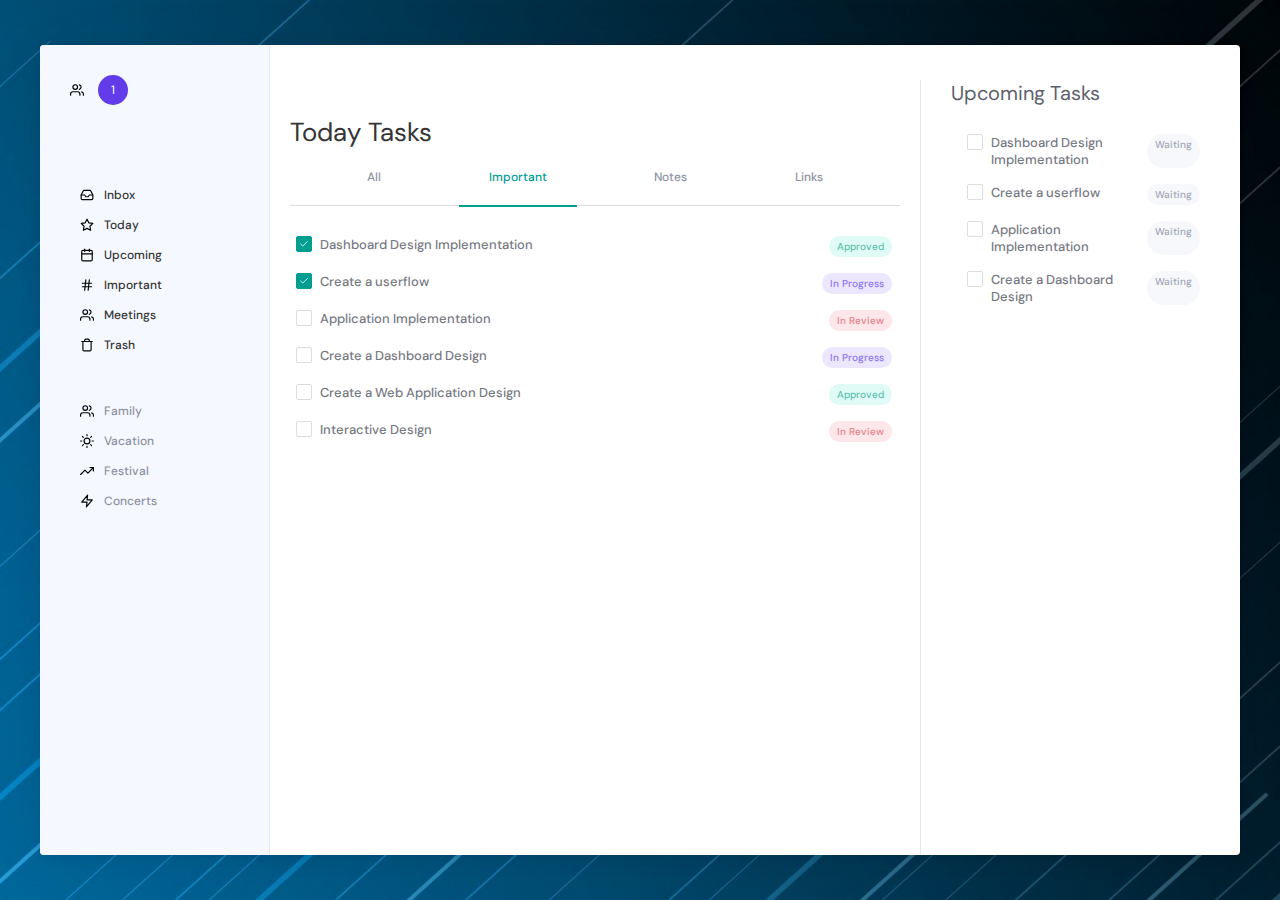
<file: task/index.html>
<!DOCTYPE html>
<html lang="en">
  <head>
    <meta charset="UTF-8" />
    <meta http-equiv="X-UA-Compatible" content="IE=edge" />
    <meta name="viewport" content="width=device-width, initial-scale=1.0" />
    <title>Task Management Dashboard UI</title>
    <link rel="stylesheet" href="index.css" />
  </head>
  <body>
    <div class="task-manager">
      <!-- left bar starts -->
      <div class="left-bar">
        <div class="upper-part">
          <div class="top-part">
            <img class="feather feather-users" src="svg/users.svg" alt=""/>
            <div class="count">1</div>
          </div>
        </div>

        <!-- left content starts -->
        <div class="left-content">
          <ul class="action-list">
            <li class="item">
              <img class="feather feather-inbox" src="svg/inbox.svg" alt="" />
              <span>Inbox</span>
            </li>
            <li class="item">
              <img class="feather feather-star" src="svg/star.svg" alt="" />
              <span> Today</span>
            </li>
            <li class="item">
              <img class="feather feather-calendar" src="svg/calender.svg" alt="" />
              <span>Upcoming</span>
            </li>
            <li class="item">
              <img class="feather feather-hash" src="svg/hash.svg" alt="" />
              <span>Important</span>
            </li>
            <li class="item">
              <img class="feather feather-users" src="svg/users.svg" alt="" />
              <span>Meetings</span>
            </li>
            <li class="item">
              <img class="feather feather-trash" src="svg/trash.svg" alt="" />
              <span>Trash</span>
            </li>
          </ul>

          <ul class="category-list">
            <li class="item">
              <img class="feather feather-users" src="svg/users.svg" alt="" />
              <span>Family</span>
            </li>
            <li class="item">
              <img class="feather feather-sun" src="svg/sun.svg" alt="" />
              <span>Vacation</span>
            </li>
            <li class="item">
              <img class="feather feather-trending-up" src="svg/trending.svg" alt="" />
              <span>Festival</span>
            </li>
            <li class="item">
              <img class="feather feather-zap" src="svg/zap.svg" alt="" />
              <span>Concerts</span>
            </li>
          </ul>
        </div>
        <!-- left content ends -->
      </div>
      <!--  -->
      <!-- left bar ends -->

      <!-- page content starts -->
      <div class="page-content">
        <div class="header">Today Tasks</div>
        <!-- contnet categories starts -->
        <div class="content-categories">
          <div class="label-wrapper">
            <input class="nav-item" name="nav" type="radio" id="opt-1" />
            <label class="category" for="opt-1">All</label>
          </div>
          <div class="label-wrapper">
            <input class="nav-item" name="nav" type="radio" id="opt-2" checked />
            <label class="category" for="opt-2">Important</label>
          </div>
          <div class="label-wrapper">
            <input class="nav-item" name="nav" type="radio" id="opt-3" />
            <label class="category" for="opt-3">Notes</label>
          </div>
          <div class="label-wrapper">
            <input class="nav-item" name="nav" type="radio" id="opt-4" />
            <label class="category" for="opt-4">Links</label>
          </div>
        </div>
        <!--  -->
        <!-- contemt categories ends -->
        <!-- tasks wrapper starts -->
        <div class="tasks-wrapper">
          <div class="task">
            <input class="task-item" name="task" type="checkbox" id="item-1" checked />
            <label for="item-1">
              <span class="label-text">Dashboard Design Implementation</span>
            </label>
            <span class="tag approved">Approved</span>
          </div>
          <div class="task">
            <input class="task-item" name="task" type="checkbox" id="item-2" checked />
            <label for="item-2">
              <span class="label-text">Create a userflow</span>
            </label>
            <span class="tag progress">In Progress</span>
          </div>
          <div class="task">
            <input class="task-item" name="task" type="checkbox" id="item-3" />
            <label for="item-3">
              <span class="label-text">Application Implementation</span>
            </label>
            <span class="tag review">In Review</span>
          </div>
          <div class="task">
            <input class="task-item" name="task" type="checkbox" id="item-4" />
            <label for="item-4">
              <span class="label-text">Create a Dashboard Design</span>
            </label>
            <span class="tag progress">In Progress</span>
          </div>
          <div class="task">
            <input class="task-item" name="task" type="checkbox" id="item-5" />
            <label for="item-5">
              <span class="label-text">Create a Web Application Design</span>
            </label>
            <span class="tag approved">Approved</span>
          </div>
          <div class="task">
            <input class="task-item" name="task" type="checkbox" id="item-6" />
            <label for="item-6">
              <span class="label-text">Interactive Design</span>
            </label>
            <span class="tag review">In Review</span>
          </div>
        </div>
        <!-- tasks wrapper ends -->
      </div>
      <!--  -->
      <!-- page content ends -->

     <!-- right bar starts -->
<div class="right-bar">
  <div class="header">Upcoming Tasks</div>
  <div class="right-content">
    <div class="task">
      <input class="task-item" name="task" type="checkbox" id="item-7" />
      <label for="item-7">
        <span class="label-text">Dashboard Design Implementation</span>
      </label>
      <span class="tag waiting">Waiting</span>
    </div>
    <div class="task">
      <input class="task-item" name="task" type="checkbox" id="item-8" />
      <label for="item-8">
        <span class="label-text">Create a userflow</span>
      </label>
      <span class="tag waiting">Waiting</span>
    </div>
    <div class="task">
      <input class="task-item" name="task"type="checkbox" id="item-9" />
      <label for="item-9">
        <span class="label-text">Application Implementation</span>
      </label>
      <span class="tag waiting">Waiting</span>
    </div>
    <div class="task">
      <input class="task-item" name="task" type="checkbox" id="item-10" />
      <label for="item-10">
        <span class="label-text">Create a Dashboard Design</span>
      </label>
      <span class="tag waiting">Waiting</span>
    </div>
  </div>
</div>
<!-- right bar ends -->
    </div>
  </body>
</html>
</file>
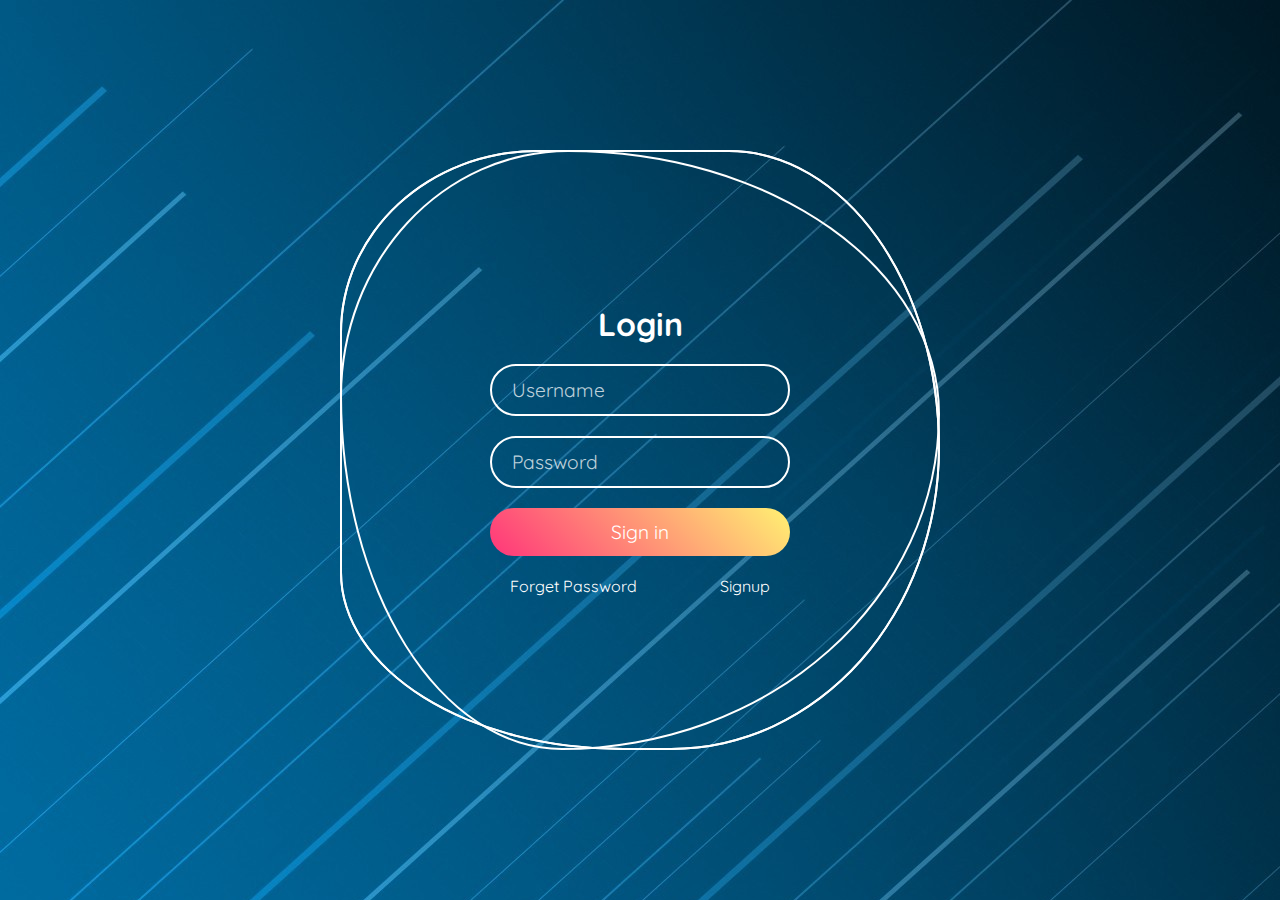
<file: task/Login.html>
<!DOCTYPE html>
<html lang="en">
<head>
  <meta charset="UTF-8">
  <meta name="viewport" content="width=device-width, initial-scale=1.0">
  <title>Login Page</title>
  <link rel="stylesheet" href="styles.css">
</head>
<body>
  <!--ring div starts here-->
  <div class="ring">
    <i style="--clr:#00ff0a;"></i>
    <i style="--clr:#ff0057;"></i>
    <i style="--clr:#fffd44;"></i>
    <div class="login">
      <h2>Login</h2>
      <div class="inputBx">
        <input type="text" placeholder="Username">
      </div>
      <div class="inputBx">
        <input type="password" placeholder="Password">
      </div>
      <div class="inputBx">
        <input type="submit" value="Sign in">
      </div>
      <div class="links">
        <a href="#">Forget Password</a>
        <a href="signup.html">Signup</a>
      </div>
    </div>
  </div>
  <!--ring div ends here-->
</body>
</html>
</file>
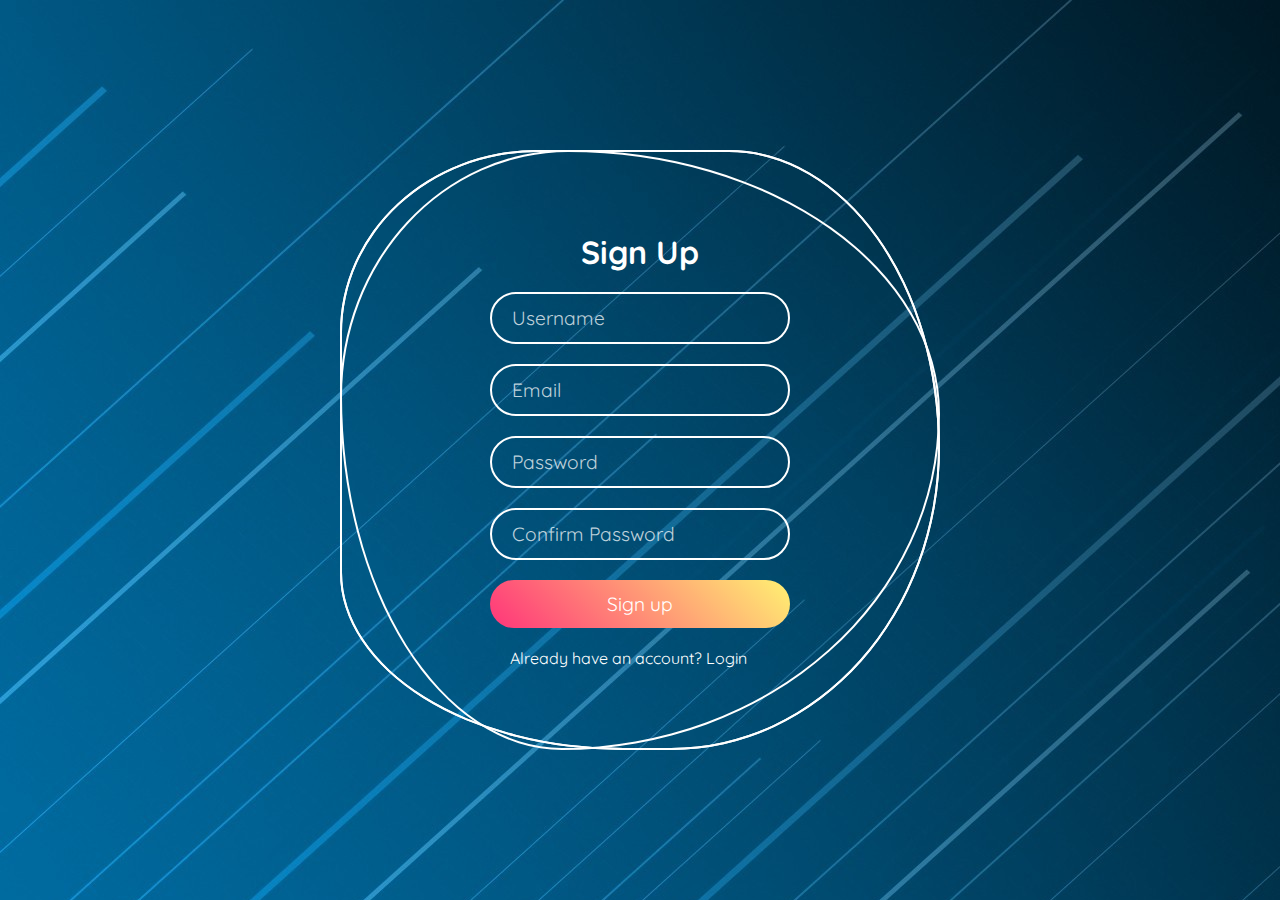
<file: task/signup.html>
<!DOCTYPE html>
<html lang="en">
<head>
  <meta charset="UTF-8">
  <meta name="viewport" content="width=device-width, initial-scale=1.0">
  <title>Signup Page</title>
  <link rel="stylesheet" href="styles.css">
</head>
<body>
  <!--ring div starts here-->
  <div class="ring">
    <i style="--clr:#00ff0a;"></i>
    <i style="--clr:#ff0057;"></i>
    <i style="--clr:#fffd44;"></i>
    <div class="login">
      <h2>Sign Up</h2>
      <div class="inputBx">
        <input type="text" placeholder="Username">
      </div>
      <div class="inputBx">
        <input type="email" placeholder="Email">
      </div>
      <div class="inputBx">
        <input type="password" placeholder="Password">
      </div>
      <div class="inputBx">
        <input type="password" placeholder="Confirm Password">
      </div>
      <div class="inputBx">
        <input type="submit" value="Sign up">
      </div>
      <div class="links">
        <a href="login.html">Already have an account? Login</a>
      </div>
    </div>
  </div>
  <!--ring div ends here-->
</body>
</html>
</file>
<file: task/index.css>
@import url('https://fonts.googleapis.com/css2?family=DM+Sans:wght@400;500;700&display=swap');

* {
  box-sizing: border-box;
  outline: none;
}
:root {
  --bg-color: #f5f8ff;
  --main-color: #353536;
  --secondary-color: #8e92a4;
  --main-text-color: #5d606b;
  --secondary-dark-color: #9496a5;
  --tag-color-one: #e0fbf6;
  --tag-color-text-one: #58c2a9;
  --tag-color-two: #ece7fe;
  --tag-color-text-two: #8972f3;
  --tag-color-three: #fde7ea;
  --tag-color-text-three: #e77f89;
  --tag-color-four: #f7f8fc;
  --tag-color-text-four: #a0a6b5;
  --checkbox-color: #009e90;
  --button-color: #49beb7;
  --box-color: #fff1d6;
  --box-color-2: #d3e6ff;
  --box-color-3: #ffd9d9;
  --box-color-4: #daffe5;
  --task-color: #777982;
}

body {
  margin: 0;
  justify-content: center;
  flex-direction: column;
  overflow: auto;
  width: 100%;
  height: 100vh;
  padding: 20px;
  font-family: 'DM Sans', sans-serif;
  font-size: 12px;
  background-image: url('images/background.jpg');
  background-size: cover;
  background-repeat: no-repeat;
  background-position: center;
}

ul {
  list-style-type: none;
  padding: 0;
}

.task-manager {
  display: flex;
  justify-content: space-between;
  width: 100%;
  max-width: 1200px;
  height: 90vh;
  max-height: 900px;
  background: #fff;
  border-radius: 4px;
  box-shadow: 0 0.3px 2.2px rgba(0, 0, 0, 0.011), 0 0.7px 5.3px rgba(0, 0,0, 0.016),
    0 1.3px 10px rgba(0, 0, 0, 0.02), 0 2.2px 17.9px rgba(0, 0, 0, 0.024),
    0 4.2px 33.4px rgba(0, 0, 0, 0.029), 0 10px 80px rgba(0, 0, 0, 0.04);
  overflow: hidden;
}

.left-bar {
  background-color: var(--bg-color);
  width: 230px;
  border-right: 1px solid #e3e7f7;
  position: relative;
}

.top-part .count {
  font-size: 12px;
  border-radius: 50%;
  width: 30px;
  height: 30px;
  background-color: #623ce8;
  color: #fff;
  justify-content: center;
}


.left-content {
  padding: 40px;
}
.item {
  color: var(--main-color);
  margin-bottom: 14px;
  font-weight: 500;
}


.item img {
  width: 14px;
  height: 14px;
  color: currentcolor;
  margin-right: 10px;
}

.category-list {
  margin-top: 50px;
}
.category-list .item {
  color: var(--secondary-color);
}
.actions {
  padding: 12px;
  display: flex;
  justify-content: space-between;
}


/*  */

.page-content {
  display: flex;
  flex-direction: column;
  flex: 1;
  padding: 40px 20px 0 20px;
}

.page-content .header {
  font-size: 26px;
  color: var(--main-color);
  margin-top: 30px;
}

.content-categories {
  display: flex;
  justify-content: space-evenly;
  width: 100%;
  border-bottom: 1px solid #ddd;
  padding: 20px 0;
}

.nav-item {
  display: none;
}

.category {
  font-weight: 500;
  color: var(--secondary-color);
  border-bottom: 1px solid #ddd;
  transition: 0.4s ease-in;
  padding: 20px 30px;
  cursor: pointer;
}

#opt-1:checked + label,
#opt-2:checked + label,
#opt-3:checked + label,
#opt-4:checked + label {
  color: var(--checkbox-color);
  border-bottom: 2px solid var(--checkbox-color);
}

/*  */

.task-item {
  display: none;
}
.tasks-wrapper {
  padding: 30px 0;
  flex: 1;
  overflow-y: auto;
  height: 100%;
  padding-right: 8px;
}

.task {
  display: flex;
  justify-content: space-between;
  position: relative;
  margin-bottom: 16px;
  padding-left: 30px;
  color: var(--task-color);
  font-size: 13px;
  font-weight: 500;
}
.task:hover {
  transform: translatex(2px);
}
.task label {
  cursor: pointer;
}
label .label-text {
  position: relative;
}
label .label-text:before {
  content: '';
  position: absolute;
  width: 14px;
  height: 14px;
  border: 1px solid #ddd;
  border-radius: 2px;
  left: -24px;
  transition: 0.2s ease;
}

.task-item:checked + label .label-text:before {
  background-color: var(--checkbox-color);
  border: none;
  background-image: url('svg/check.svg');background-repeat: no-repeat;
  background-size: 10px;
  background-position: center;
  border: 1px solid var(--checkbox-color);
}
.tag {
  font-size: 10px;
  padding: 4px 8px;
  border-radius: 20px;
}
.tag.approved {
  background-color: var(--tag-color-one);
  color: var(--tag-color-text-one);
}
.tag.progress {
  background-color: var(--tag-color-two);
  color: var(--tag-color-text-two);
}
.tag.review {
  background-color: var(--tag-color-three);
  color: var(--tag-color-text-three);
}
.tag.waiting {
  background-color: var(--tag-color-four);
  color: var(--tag-color-text-four);
}

.upcoming {
  border-bottom: 1px solid #ddd;
  padding-bottom: 30px;
  margin-bottom: 30px;
}
/*  */

.members {
  display: flex;
  margin-top: 14px;
}
.members img {
  border-radius: 50%;
  width: 30px;
  height: 30px;
  margin-right: 4px;
  object-fit: cover;
}

.right-bar {
  margin-top: 35px;
  width: 320px;
  border-left: 1px solid #e3e7f7;
  display: flex;
  flex-direction: column;
}

.right-bar .header {
  font-size: 20px;
  color: var(--main-text-color);
  margin-left: 30px;
}
.top-part {
  padding: 30px;
  align-self: flex-end;
}
.top-part img {
  width: 14px;
  height: 14px;
  color: var(--main-color);
  margin-right: 14px;
}


.right-content {
  margin-top: 18px;
  padding: 10px 40px;
  overflow-y: auto;
  flex: 1;
}
.task-box {
  position: relative;
  border-radius: 12px;
  width: 100%;
  margin: 20px 0;
  padding: 16px;
  cursor: pointer;
  box-shadow: 2px 2px 4px 0px rgba(235, 235, 235, 1);
}
.task-box:hover {
  transform: scale(1.02);
}
.time {
  margin-bottom: 6px;
  opacity: 0.4;
  font-size: 10px;
}

body,
.item,
.top-part,
.top-part 

.count {
  display: flex;
  align-items: center;
}

.task-name {
  font-size: 14px;
  font-weight: 500;
  opacity: 0.6;
}
.yellow {
  background-color: var(--box-color);
}
.blue {
  background-color: var(--box-color-2);
}
.red {
  background-color: var(--box-color-3);
}
.green {
  background-color: var(--box-color-4);
}
.more-button {
  position: absolute;
  width: 3px;
  height: 3px;
  border-radius: 50%;
  background-color: #8e92a4;
  box-shadow: 0 -4px 0 0 #8e92a4, 0 4px 0 0 #8e92a4;
  opacity: 0.4;
  right: 20px;
  top: 30px;
  cursor: pointer;
}
/*  */

@media screen and (max-width: 900px) {
  .left-bar {
    display: none;
  }
}
@media screen and (max-width: 700px) {
  .task-manager {
    flex-direction: column;
    overflow-y: auto;
  }
  .right-bar,
  .page-content {
    width: 100%;
    display: block;
  }
  .tasks-wrapper {
    height: auto;
  }
}
@media screen and (max-width: 520px) {
  .page-content {
    padding: 40px 10px 0 10px;
  }
  .right-content {
    padding: 10px 16px;
  }
  .category {
    padding: 20px;
  }
}
</file>
<file: task/styles.css>
@import url("https://fonts.googleapis.com/css2?family=Quicksand:wght@300&display=swap");
* {
  margin: 0;
  padding: 0;
  box-sizing: border-box;
  font-family: "Quicksand", sans-serif;
}
body {
  display: flex;
  justify-content: center;
  align-items: center;
  min-height: 100vh;
  background: url("images/background.jpg");
  width: 100%;
  overflow: hidden;
}
.ring {
  position: relative;
  width: 600px;
  height: 600px;
  display: flex;
  justify-content: center;
  align-items: center;
}
.ring i {
  position: absolute;
  inset: 0;
  border: 2px solid #fff;
  transition: 0.5s;
}
.ring i:nth-child(1) {
  border-radius: 38% 62% 63% 37% / 41% 44% 56% 59%;
  animation: animate 6s linear infinite;
}
.ring i:nth-child(2) {
  border-radius: 41% 44% 56% 59%/38% 62% 63% 37%;
  animation: animate 4s linear infinite;
}
.ring i:nth-child(3) {
  border-radius: 41% 44% 56% 59%/38% 62% 63% 37%;
  animation: animate2 10s linear infinite;
}
.ring:hover i {
  border: 6px solid var(--clr);
  filter: drop-shadow(0 0 20px var(--clr));
}
@keyframes animate {
  0% {
    transform: rotate(0deg);
  }
  100% {
    transform: rotate(360deg);
  }
}
@keyframes animate2 {
  0% {
    transform: rotate(360deg);
  }
  100% {
    transform: rotate(0deg);
  }
}
.login {
  position: absolute;
  width: 300px;
  height: 100%;
  display: flex;
  justify-content: center;
  align-items: center;
  flex-direction: column;
  gap: 20px;
}
.login h2 {
  font-size: 2em;
  color: #fff;
}
.login .inputBx {
  position: relative;
  width: 100%;
}
.login .inputBx input {
  position: relative;
  width: 100%;
  padding: 12px 20px;
  background: transparent;
  border: 2px solid #fff;
  border-radius: 40px;
  font-size: 1.2em;
  color: #fff;
  box-shadow: none;
  outline: none;
}
.login .inputBx input[type="submit"] {
  width: 100%;
  background: #0078ff;
  background: linear-gradient(45deg, #ff357a, #fff172);
  border: none;
  cursor: pointer;
}
.login .inputBx input::placeholder {
  color: rgba(255, 255, 255, 0.75);
}
.login .links {
  position: relative;
  width: 100%;
  display: flex;
  align-items: center;
  justify-content: space-between;
  padding: 0 20px;
}
.login .links a {
  color: #fff;
  text-decoration: none;
}
</file>
